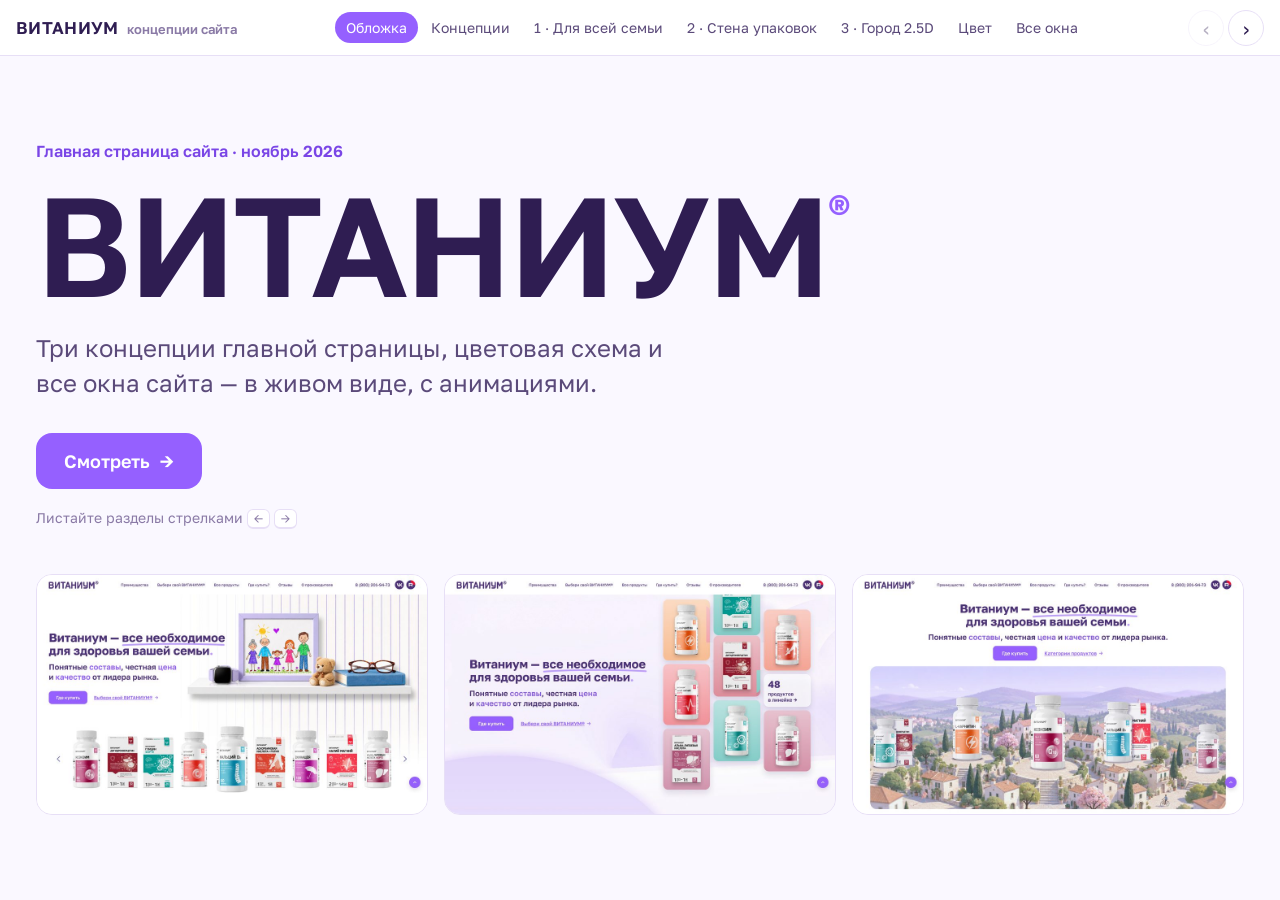
<file: index.html>
<!doctype html>
<html lang="ru">
<head>
<meta charset="utf-8">
<meta name="viewport" content="width=device-width, initial-scale=1">
<meta name="robots" content="noindex, nofollow">
<title>ВИТАНИУМ · концепции сайта</title>
<link rel="icon" href="data:image/svg+xml,%3Csvg xmlns='http://www.w3.org/2000/svg' viewBox='0 0 32 32'%3E%3Crect width='32' height='32' rx='8' fill='%239560ff'/%3E%3Cpath d='M9 9l7 15 7-15' fill='none' stroke='white' stroke-width='3.5' stroke-linecap='round' stroke-linejoin='round'/%3E%3C/svg%3E">
<link rel="stylesheet" href="app.css">
</head>
<body>
<header class="bar">
  <a class="brand" href="#/cover">ВИТАНИУМ<span>концепции сайта</span></a>
  <nav id="nav" aria-label="Разделы"></nav>
  <div class="arrows">
    <button id="prev" aria-label="Предыдущий раздел (←)" title="Предыдущий раздел (←)">‹</button>
    <button id="next" aria-label="Следующий раздел (→)" title="Следующий раздел (→)">›</button>
  </div>
</header>
<main id="main"></main>
<div id="cap" class="cap" hidden aria-live="polite"></div>
<noscript><p style="padding:24px">Для просмотра презентации включите JavaScript.</p></noscript>
<script src="data/pages.js"></script>
<script src="data/content.js"></script>
<script src="player.js"></script>
<script src="app.js"></script>
</body>
</html>
</file>
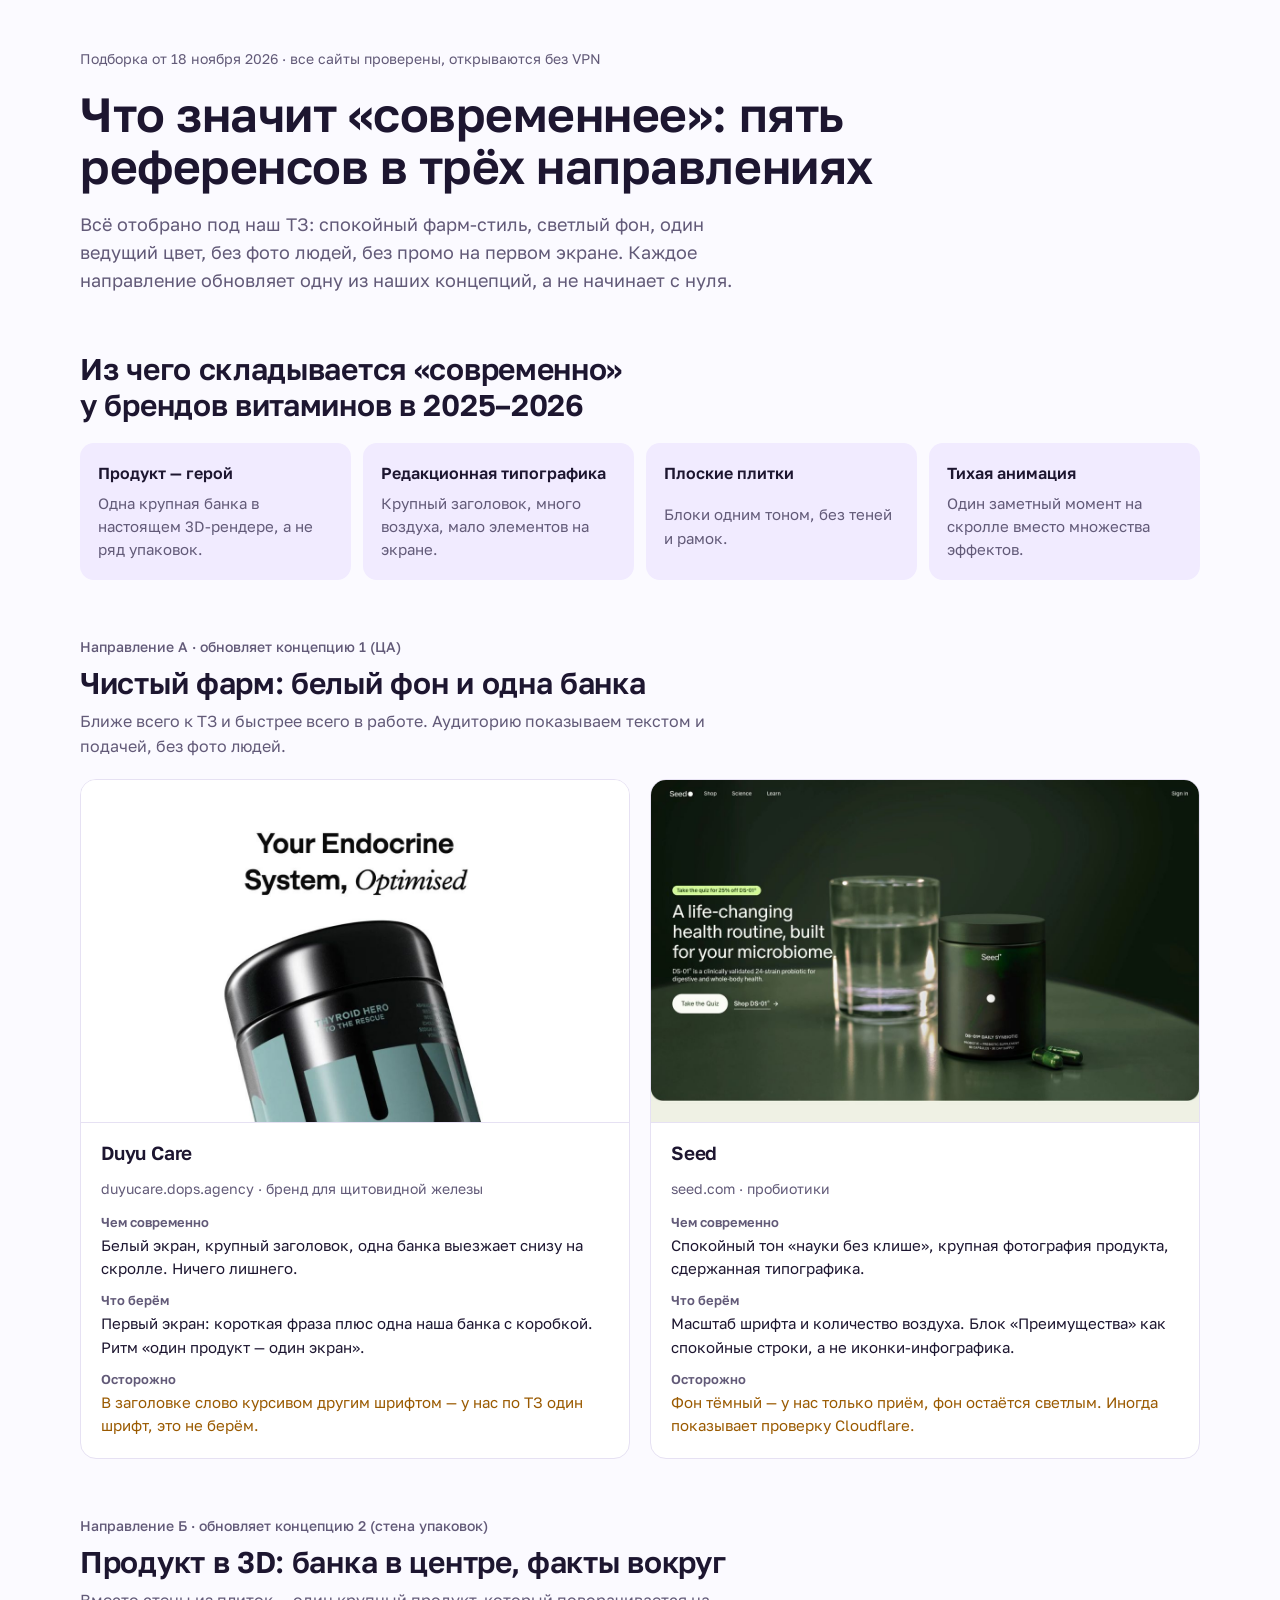
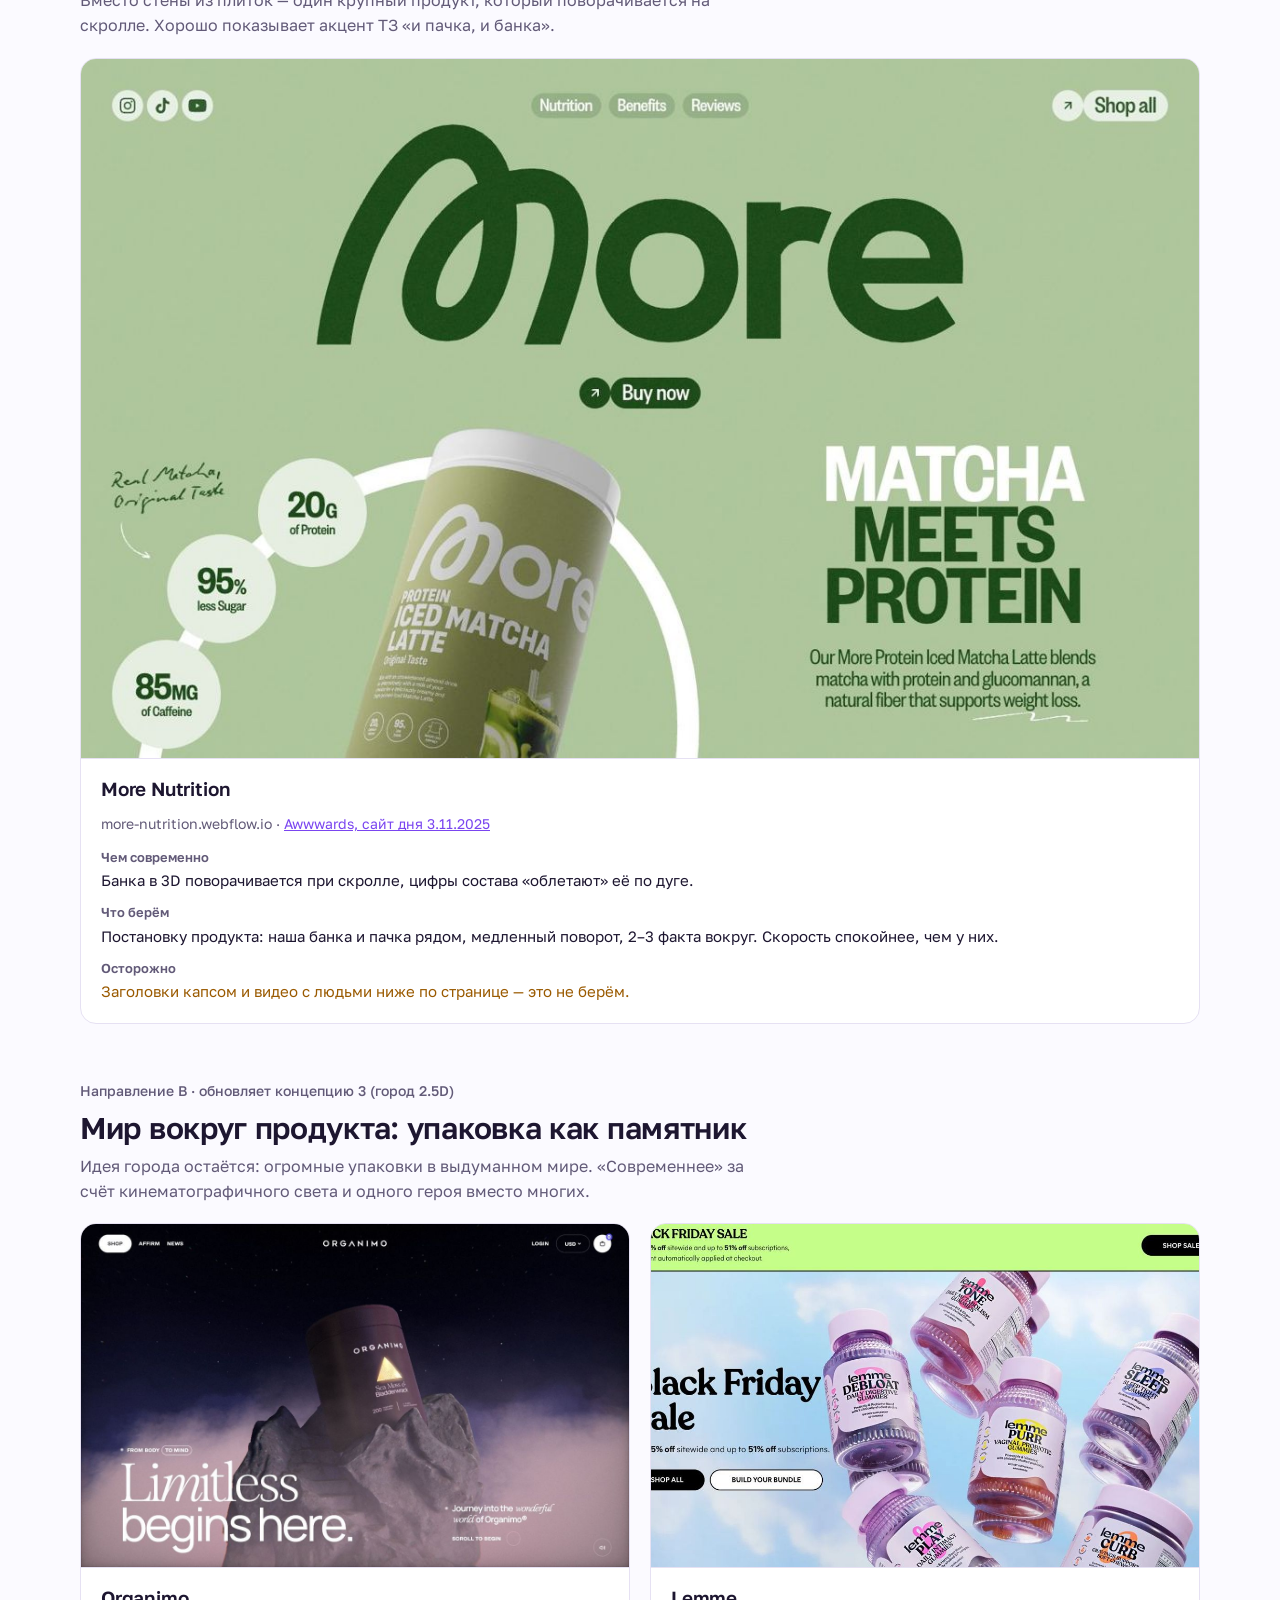
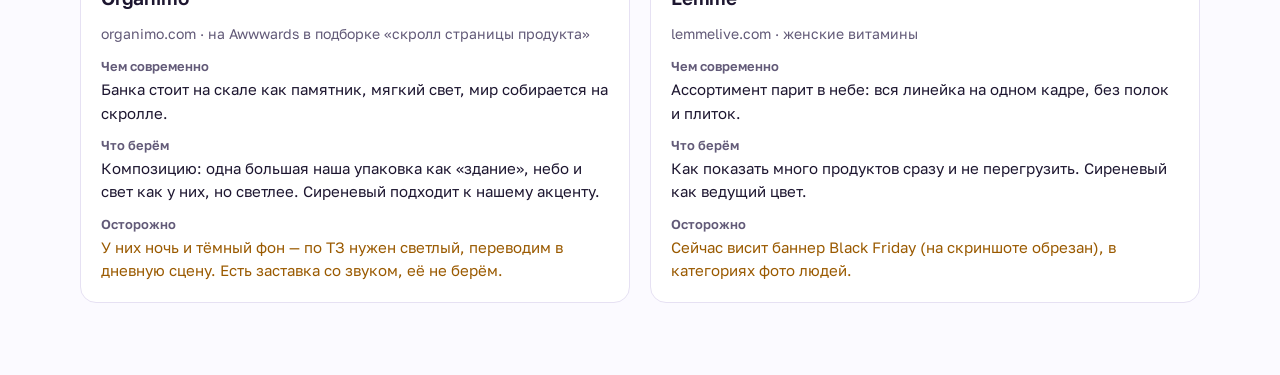
<file: references/index.html>
<!doctype html>
<html lang="ru">
<head>
<meta charset="utf-8">
<meta name="viewport" content="width=device-width, initial-scale=1, viewport-fit=cover">
<meta name="robots" content="noindex">
<style>:root{color-scheme:light}body{margin:0;font:14px system-ui,sans-serif}img{max-width:100%}[hidden]{display:none!important}</style>
<title>Витаниум — референсы</title>
<link rel="preconnect" href="https://fonts.googleapis.com">
<link rel="stylesheet" href="https://fonts.googleapis.com/css2?family=Golos+Text:wght@400;500;600&display=swap">
<style>
/* Layout: narrow reading column; each direction is a band with two reference cards side by side, stacking on phones */
:root {
  --bg: #fbfaff;
  --surface: #ffffff;
  --fg: #1d1630;
  --muted: #625a78;
  --line: #e6e1f3;
  --accent: #7a45f0;
  --accent-soft: #f1ebff;
  --warn: #9a5a00;
  --font: "Golos Text", system-ui, -apple-system, "Segoe UI", Roboto, sans-serif;
}
@media (prefers-color-scheme: dark) { :root:not([data-theme="light"]) {
  --bg: #141020; --surface: #1c1730; --fg: #eeeaf7; --muted: #a79fbd; --line: #2e2747;
  --accent: #b393ff; --accent-soft: #261f40; --warn: #f0b45c; color-scheme: dark } }
:root[data-theme="dark"] {
  --bg: #141020; --surface: #1c1730; --fg: #eeeaf7; --muted: #a79fbd; --line: #2e2747;
  --accent: #b393ff; --accent-soft: #261f40; --warn: #f0b45c; color-scheme: dark }

body { background: var(--bg); color: var(--fg); font-family: var(--font); font-size: 16px; line-height: 1.55; }
.wrap { max-width: 1120px; margin: 0 auto; padding-left: max(16px, env(safe-area-inset-left, 0px)); padding-right: max(16px, env(safe-area-inset-right, 0px)); padding-block: 48px 72px; display: grid; gap: 56px; }
h1, h2, h3 { text-wrap: balance; margin: 0; font-weight: 600; letter-spacing: -0.01em; }
h1 { font-size: clamp(30px, 4.6vw, 48px); line-height: 1.1; }
h2 { font-size: clamp(22px, 2.8vw, 30px); line-height: 1.2; }
h3 { font-size: 19px; line-height: 1.3; }
p { margin: 0; }
a { color: var(--accent); }
a:focus-visible { outline: 2px solid var(--accent); outline-offset: 2px; border-radius: 2px; }
.lede { max-width: 62ch; color: var(--muted); font-size: 18px; }
.intro { display: grid; gap: 18px; }
.date { color: var(--muted); font-size: 14px; }

.traits { display: grid; grid-template-columns: repeat(auto-fit, minmax(220px, 1fr)); gap: 12px; }
.trait { background: var(--accent-soft); border-radius: 14px; padding: 18px; display: grid; gap: 6px; }
.trait b { font-weight: 600; }
.trait span { color: var(--muted); font-size: 15px; }

.dir { display: grid; gap: 20px; }
.dir-head { display: grid; gap: 8px; max-width: 70ch; }
.tag { font-size: 14px; font-weight: 500; color: var(--accent); }
.dir-head p { color: var(--muted); }
.cards { display: grid; grid-template-columns: repeat(auto-fit, minmax(300px, 1fr)); gap: 20px; }
.card { background: var(--surface); border: 1px solid var(--line); border-radius: 16px; overflow: hidden; display: grid; grid-template-rows: auto 1fr; min-width: 0; }
.card img { display: block; width: 100%; aspect-ratio: 16 / 10; object-fit: cover; object-position: top; border-bottom: 1px solid var(--line); }
.card-body { padding: 18px 20px 20px; display: grid; gap: 12px; align-content: start; min-width: 0; }
.card-body h3 a { color: var(--fg); text-decoration: none; }
.card-body h3 a:hover { color: var(--accent); }
.url { font-size: 14px; color: var(--muted); overflow-wrap: anywhere; }
dl { margin: 0; display: grid; gap: 10px; }
dt { font-size: 13px; font-weight: 600; color: var(--muted); }
dd { margin: 2px 0 0; font-size: 15px; }
.careful dd { color: var(--warn); }

.pick { background: var(--surface); border: 1px solid var(--line); border-radius: 18px; padding: 28px; display: grid; gap: 16px; }
.pick ol { margin: 0; padding-left: 22px; display: grid; gap: 10px; max-width: 70ch; }
.pick li::marker { color: var(--accent); font-weight: 600; }
.notes { display: grid; gap: 10px; color: var(--muted); font-size: 15px; max-width: 75ch; }
.notes h2 { color: var(--fg); font-size: 20px; }
.notes ul { margin: 0; padding-left: 20px; display: grid; gap: 6px; }
</style>
</head>
<body>

<div class="wrap">

  <header class="intro">
    <p class="date">Подборка от 18 ноября 2026 · все сайты проверены, открываются без VPN</p>
    <h1>Что значит «современнее»: пять референсов в трёх направлениях</h1>
    <p class="lede">Всё отобрано под наш ТЗ: спокойный фарм-стиль, светлый фон, один ведущий цвет, без фото людей, без промо на первом экране. Каждое направление обновляет одну из наших концепций, а не начинает с нуля.</p>
  </header>

  <section class="dir" aria-labelledby="t-traits">
    <div class="dir-head">
      <h2 id="t-traits">Из чего складывается «современно» у брендов витаминов в 2025–2026</h2>
    </div>
    <div class="traits">
      <div class="trait"><b>Продукт — герой</b><span>Одна крупная банка в настоящем 3D-рендере, а не ряд упаковок.</span></div>
      <div class="trait"><b>Редакционная типографика</b><span>Крупный заголовок, много воздуха, мало элементов на экране.</span></div>
      <div class="trait"><b>Плоские плитки</b><span>Блоки одним тоном, без теней и рамок.</span></div>
      <div class="trait"><b>Тихая анимация</b><span>Один заметный момент на скролле вместо множества эффектов.</span></div>
    </div>
  </section>

  <section class="dir" aria-labelledby="t-a">
    <div class="dir-head">
      <p class="tag">Направление А · обновляет концепцию 1 (ЦА)</p>
      <h2 id="t-a">Чистый фарм: белый фон и одна банка</h2>
      <p>Ближе всего к ТЗ и быстрее всего в работе. Аудиторию показываем текстом и подачей, без фото людей.</p>
    </div>
    <div class="cards">
      <article class="card">
        <img src="img/duyu-jar.jpg" alt="Duyu Care: белый экран, заголовок «Your Endocrine System, Optimised», под ним выезжает чёрная банка" loading="lazy">
        <div class="card-body">
          <h3><a href="https://duyucare.dops.agency/" target="_blank" rel="noopener">Duyu Care</a></h3>
          <p class="url">duyucare.dops.agency · бренд для щитовидной железы</p>
          <dl>
            <div><dt>Чем современно</dt><dd>Белый экран, крупный заголовок, одна банка выезжает снизу на скролле. Ничего лишнего.</dd></div>
            <div><dt>Что берём</dt><dd>Первый экран: короткая фраза плюс одна наша банка с коробкой. Ритм «один продукт — один экран».</dd></div>
            <div class="careful"><dt>Осторожно</dt><dd>В заголовке слово курсивом другим шрифтом — у нас по ТЗ один шрифт, это не берём.</dd></div>
          </dl>
        </div>
      </article>
      <article class="card">
        <img src="img/seed-hero.jpg" alt="Seed: тёмно-зелёный кадр, банка и стакан воды на столе, заголовок слева" loading="lazy">
        <div class="card-body">
          <h3><a href="https://seed.com/" target="_blank" rel="noopener">Seed</a></h3>
          <p class="url">seed.com · пробиотики</p>
          <dl>
            <div><dt>Чем современно</dt><dd>Спокойный тон «науки без клише», крупная фотография продукта, сдержанная типографика.</dd></div>
            <div><dt>Что берём</dt><dd>Масштаб шрифта и количество воздуха. Блок «Преимущества» как спокойные строки, а не иконки-инфографика.</dd></div>
            <div class="careful"><dt>Осторожно</dt><dd>Фон тёмный — у нас только приём, фон остаётся светлым. Иногда показывает проверку Cloudflare.</dd></div>
          </dl>
        </div>
      </article>
    </div>
  </section>

  <section class="dir" aria-labelledby="t-b">
    <div class="dir-head">
      <p class="tag">Направление Б · обновляет концепцию 2 (стена упаковок)</p>
      <h2 id="t-b">Продукт в 3D: банка в центре, факты вокруг</h2>
      <p>Вместо стены из плиток — один крупный продукт, который поворачивается на скролле. Хорошо показывает акцент ТЗ «и пачка, и банка».</p>
    </div>
    <div class="cards">
      <article class="card">
        <img src="img/more-hero.jpg" alt="More Nutrition: зелёный экран, крупная банка в 3D, вокруг кружки с цифрами 20 г, 95 %, 85 мг" loading="lazy">
        <div class="card-body">
          <h3><a href="https://more-nutrition.webflow.io/" target="_blank" rel="noopener">More Nutrition</a></h3>
          <p class="url">more-nutrition.webflow.io · <a href="https://www.awwwards.com/more-nutrition-you-deserve-more.html" target="_blank" rel="noopener">Awwwards, сайт дня 3.11.2025</a></p>
          <dl>
            <div><dt>Чем современно</dt><dd>Банка в 3D поворачивается при скролле, цифры состава «облетают» её по дуге.</dd></div>
            <div><dt>Что берём</dt><dd>Постановку продукта: наша банка и пачка рядом, медленный поворот, 2–3 факта вокруг. Скорость спокойнее, чем у них.</dd></div>
            <div class="careful"><dt>Осторожно</dt><dd>Заголовки капсом и видео с людьми ниже по странице — это не берём.</dd></div>
          </dl>
        </div>
      </article>
    </div>
  </section>

  <section class="dir" aria-labelledby="t-c">
    <div class="dir-head">
      <p class="tag">Направление В · обновляет концепцию 3 (город 2.5D)</p>
      <h2 id="t-c">Мир вокруг продукта: упаковка как памятник</h2>
      <p>Идея города остаётся: огромные упаковки в выдуманном мире. «Современнее» за счёт кинематографичного света и одного героя вместо многих.</p>
    </div>
    <div class="cards">
      <article class="card">
        <img src="img/organimo-hero.jpg" alt="Organimo: банка стоит на скале среди облаков, сиреневое небо, заголовок «Limitless begins here»" loading="lazy">
        <div class="card-body">
          <h3><a href="https://organimo.com/" target="_blank" rel="noopener">Organimo</a></h3>
          <p class="url">organimo.com · на Awwwards в подборке «скролл страницы продукта»</p>
          <dl>
            <div><dt>Чем современно</dt><dd>Банка стоит на скале как памятник, мягкий свет, мир собирается на скролле.</dd></div>
            <div><dt>Что берём</dt><dd>Композицию: одна большая наша упаковка как «здание», небо и свет как у них, но светлее. Сиреневый подходит к нашему акценту.</dd></div>
            <div class="careful"><dt>Осторожно</dt><dd>У них ночь и тёмный фон — по ТЗ нужен светлый, переводим в дневную сцену. Есть заставка со звуком, её не берём.</dd></div>
          </dl>
        </div>
      </article>
      <article class="card">
        <img src="img/lemme-hero.jpg" alt="Lemme: банки витаминов с сиреневыми крышками парят в небе" loading="lazy">
        <div class="card-body">
          <h3><a href="https://lemmelive.com/" target="_blank" rel="noopener">Lemme</a></h3>
          <p class="url">lemmelive.com · женские витамины</p>
          <dl>
            <div><dt>Чем современно</dt><dd>Ассортимент парит в небе: вся линейка на одном кадре, без полок и плиток.</dd></div>
            <div><dt>Что берём</dt><dd>Как показать много продуктов сразу и не перегрузить. Сиреневый как ведущий цвет.</dd></div>
            <div class="careful"><dt>Осторожно</dt><dd>Сейчас висит баннер Black Friday (на скриншоте обрезан), в категориях фото людей.</dd></div>
          </dl>
        </div>
      </article>
    </div>
  </section>

</div>
</body>
</html>
</file>
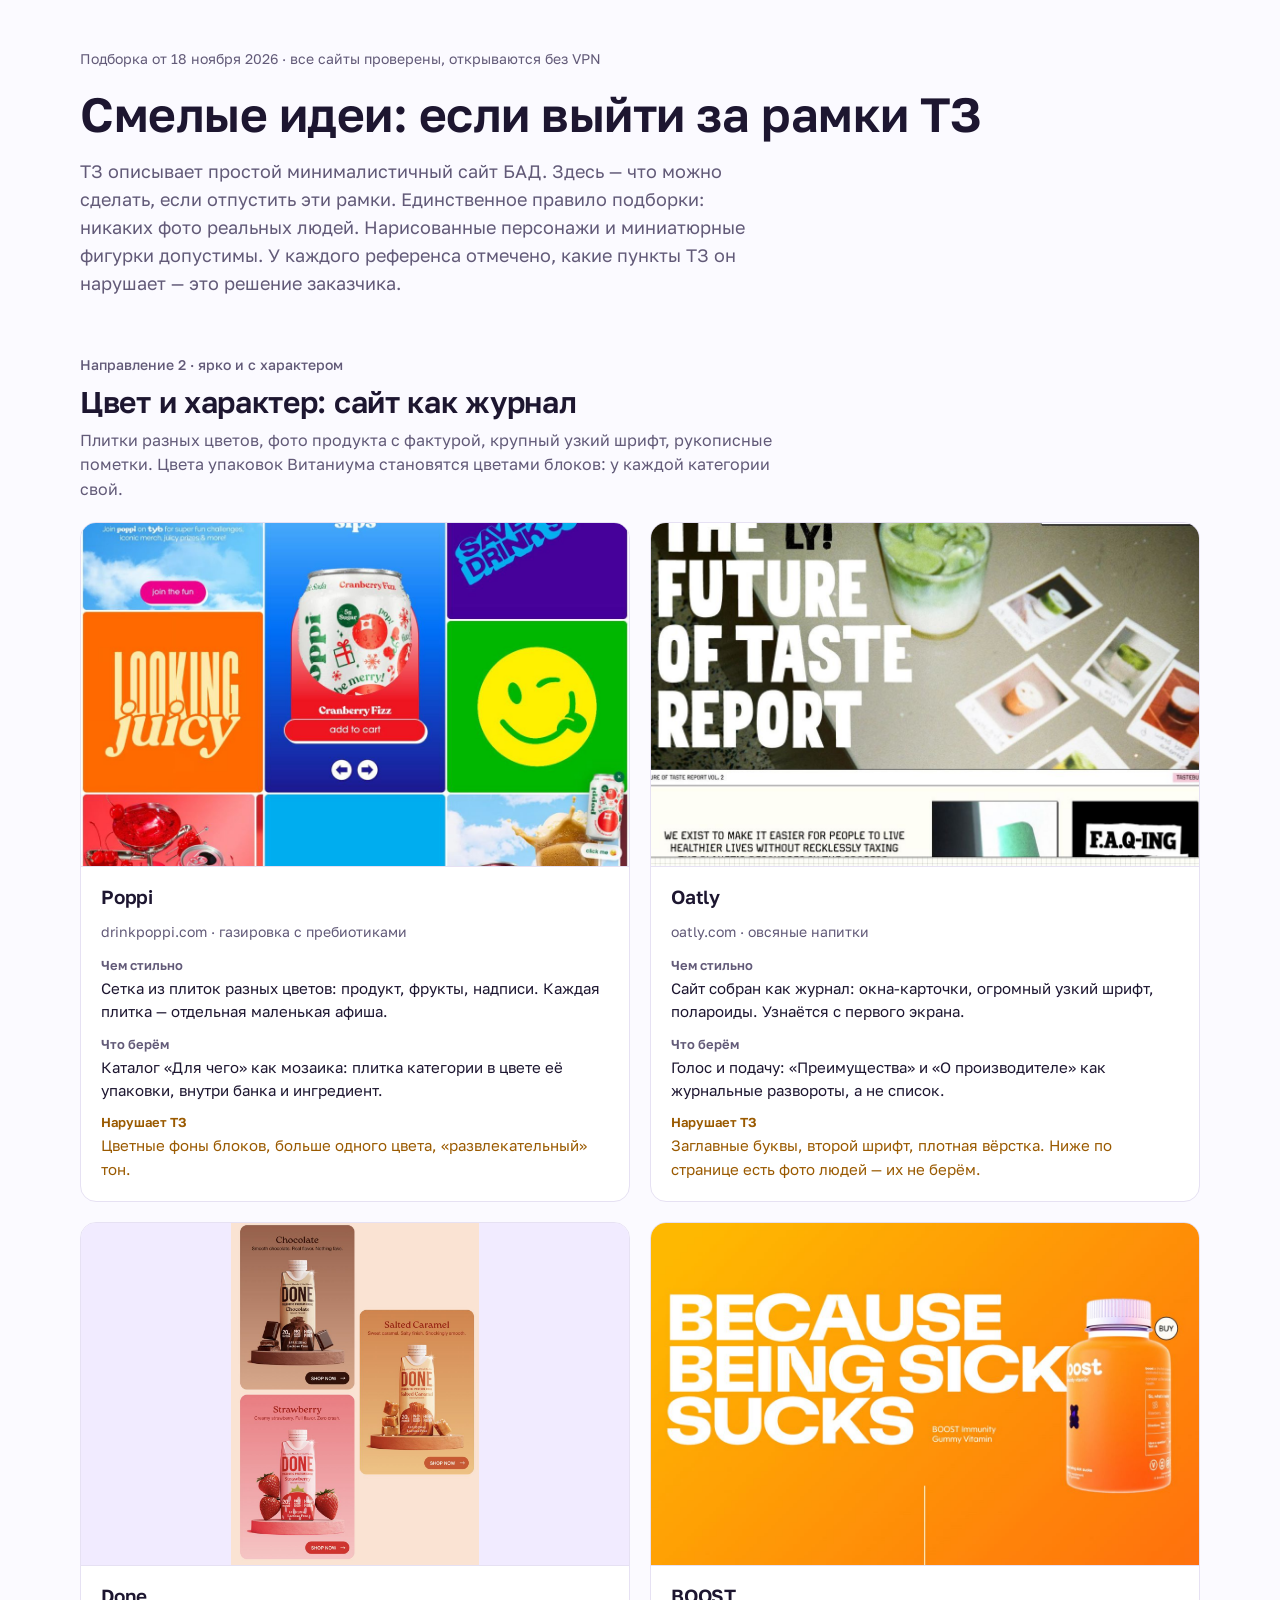
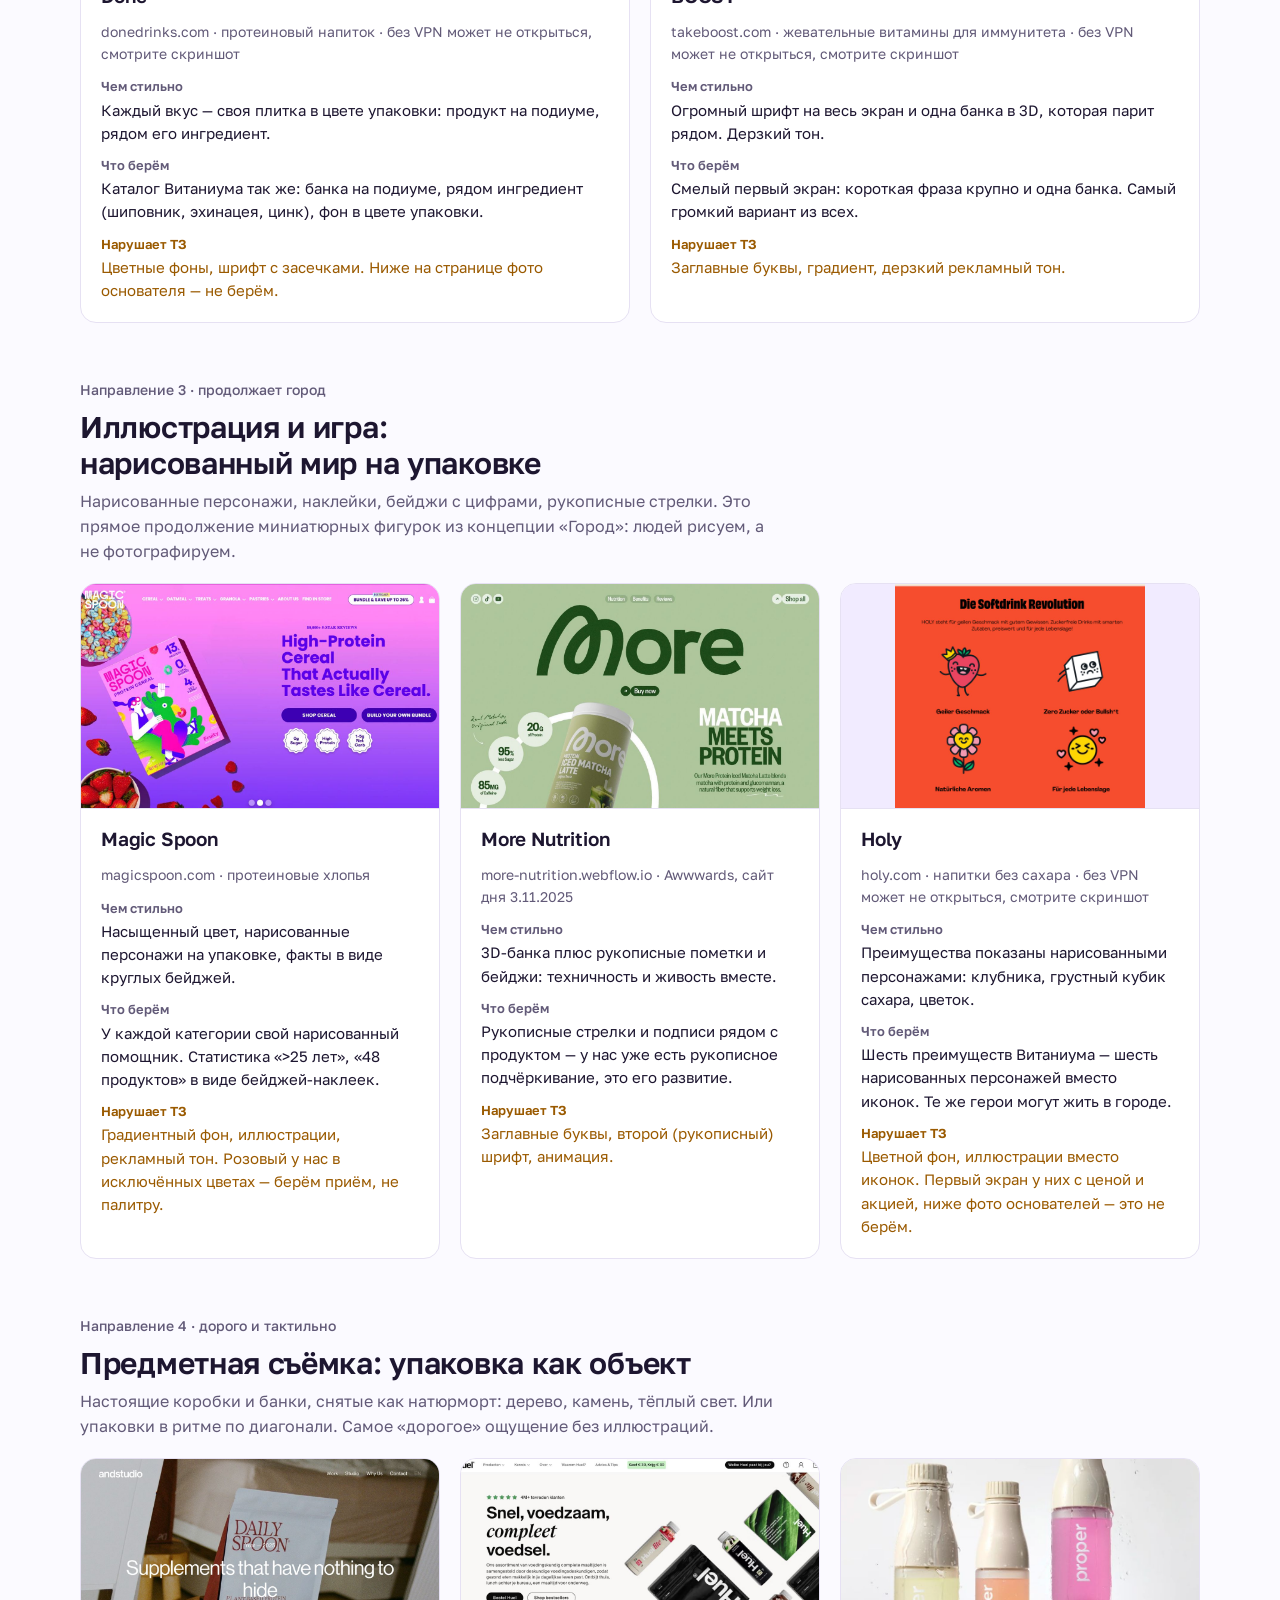
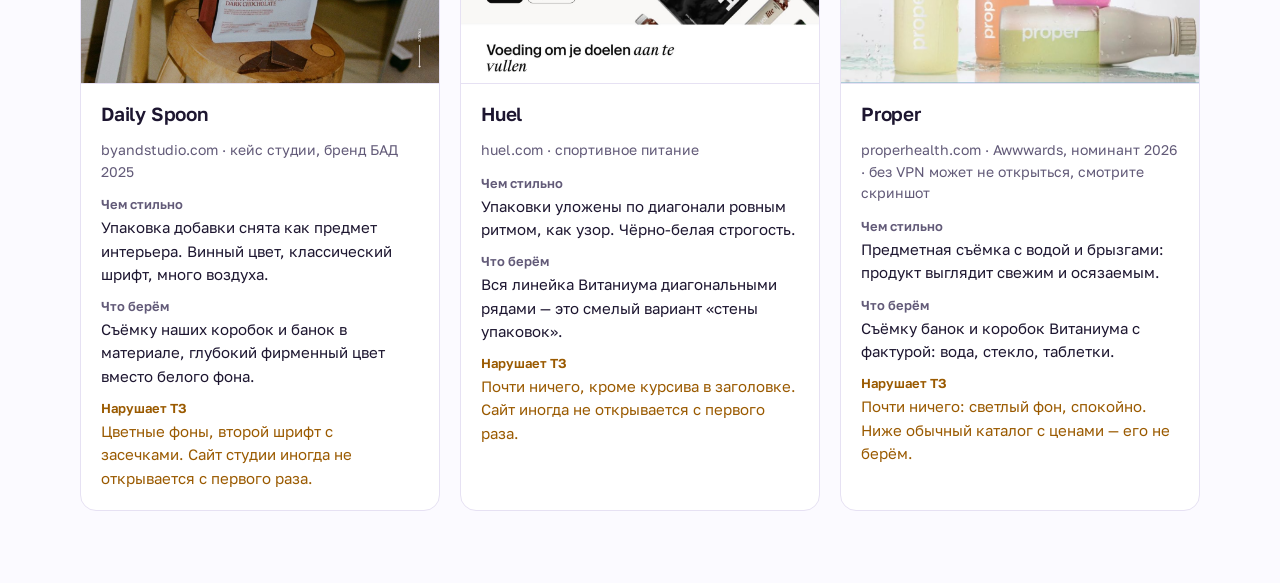
<file: references/bold/index.html>
<!doctype html>
<html lang="ru">
<head>
<meta charset="utf-8">
<meta name="viewport" content="width=device-width, initial-scale=1, viewport-fit=cover">
<meta name="robots" content="noindex">
<style>:root{color-scheme:light}body{margin:0;font:14px system-ui,sans-serif}img{max-width:100%}[hidden]{display:none!important}</style>
<title>Витаниум — смелые идеи</title>
<link rel="preconnect" href="https://fonts.googleapis.com">
<link rel="stylesheet" href="https://fonts.googleapis.com/css2?family=Golos+Text:wght@400;500;600&display=swap">
<style>
/* Layout: narrow reading column; each direction is a band with two reference cards side by side, stacking on phones */
:root {
  --bg: #fbfaff;
  --surface: #ffffff;
  --fg: #1d1630;
  --muted: #625a78;
  --line: #e6e1f3;
  --accent: #7a45f0;
  --accent-soft: #f1ebff;
  --warn: #9a5a00;
  --font: "Golos Text", system-ui, -apple-system, "Segoe UI", Roboto, sans-serif;
}
@media (prefers-color-scheme: dark) { :root:not([data-theme="light"]) {
  --bg: #141020; --surface: #1c1730; --fg: #eeeaf7; --muted: #a79fbd; --line: #2e2747;
  --accent: #b393ff; --accent-soft: #261f40; --warn: #f0b45c; color-scheme: dark } }
:root[data-theme="dark"] {
  --bg: #141020; --surface: #1c1730; --fg: #eeeaf7; --muted: #a79fbd; --line: #2e2747;
  --accent: #b393ff; --accent-soft: #261f40; --warn: #f0b45c; color-scheme: dark }

body { background: var(--bg); color: var(--fg); font-family: var(--font); font-size: 16px; line-height: 1.55; }
.wrap { max-width: 1120px; margin: 0 auto; padding-left: max(16px, env(safe-area-inset-left, 0px)); padding-right: max(16px, env(safe-area-inset-right, 0px)); padding-block: 48px 72px; display: grid; gap: 56px; }
h1, h2, h3 { text-wrap: balance; margin: 0; font-weight: 600; letter-spacing: -0.01em; }
h1 { font-size: clamp(30px, 4.6vw, 48px); line-height: 1.1; }
h2 { font-size: clamp(22px, 2.8vw, 30px); line-height: 1.2; }
h3 { font-size: 19px; line-height: 1.3; }
p { margin: 0; }
a { color: var(--accent); }
a:focus-visible { outline: 2px solid var(--accent); outline-offset: 2px; border-radius: 2px; }
.lede { max-width: 62ch; color: var(--muted); font-size: 18px; }
.intro { display: grid; gap: 18px; }
.date { color: var(--muted); font-size: 14px; }

.traits { display: grid; grid-template-columns: repeat(auto-fit, minmax(220px, 1fr)); gap: 12px; }
.trait { background: var(--accent-soft); border-radius: 14px; padding: 18px; display: grid; gap: 6px; }
.trait b { font-weight: 600; }
.trait span { color: var(--muted); font-size: 15px; }

.dir { display: grid; gap: 20px; }
.dir-head { display: grid; gap: 8px; max-width: 70ch; }
.tag { font-size: 14px; font-weight: 500; color: var(--accent); }
.dir-head p { color: var(--muted); }
.cards { display: grid; grid-template-columns: repeat(auto-fit, minmax(300px, 1fr)); gap: 20px; }
.card { background: var(--surface); border: 1px solid var(--line); border-radius: 16px; overflow: hidden; display: grid; grid-template-rows: auto 1fr; min-width: 0; }
.card img { display: block; width: 100%; aspect-ratio: 16 / 10; object-fit: cover; object-position: top; border-bottom: 1px solid var(--line); }
.card-body { padding: 18px 20px 20px; display: grid; gap: 12px; align-content: start; min-width: 0; }
.card-body h3 a { color: var(--fg); text-decoration: none; }
.card-body h3 a:hover { color: var(--accent); }
.url { font-size: 14px; color: var(--muted); overflow-wrap: anywhere; }
dl { margin: 0; display: grid; gap: 10px; }
dt { font-size: 13px; font-weight: 600; color: var(--muted); }
dd { margin: 2px 0 0; font-size: 15px; }
.careful dd { color: var(--warn); }

.pick { background: var(--surface); border: 1px solid var(--line); border-radius: 18px; padding: 28px; display: grid; gap: 16px; }
.pick ol { margin: 0; padding-left: 22px; display: grid; gap: 10px; max-width: 70ch; }
.pick li::marker { color: var(--accent); font-weight: 600; }
.notes { display: grid; gap: 10px; color: var(--muted); font-size: 15px; max-width: 75ch; }
.notes h2 { color: var(--fg); font-size: 20px; }
.notes ul { margin: 0; padding-left: 20px; display: grid; gap: 6px; }
.careful dt { color: var(--warn); }
.card img.fit { object-fit: contain; background: var(--accent-soft); }
.cards.two { grid-template-columns: repeat(2, minmax(0, 1fr)); }
@media (max-width: 700px) { .cards.two { grid-template-columns: 1fr; } }
</style>
</head>
<body>

<div class="wrap">

  <header class="intro">
    <p class="date">Подборка от 18 ноября 2026 · все сайты проверены, открываются без VPN</p>
    <h1>Смелые идеи: если выйти за рамки ТЗ</h1>
    <p class="lede">ТЗ описывает простой минималистичный сайт БАД. Здесь — что можно сделать, если отпустить эти рамки. Единственное правило подборки: никаких фото реальных людей. Нарисованные персонажи и миниатюрные фигурки допустимы. У каждого референса отмечено, какие пункты ТЗ он нарушает — это решение заказчика.</p>
  </header>

  <section class="dir" aria-labelledby="t-2">
    <div class="dir-head">
      <p class="tag">Направление 2 · ярко и с характером</p>
      <h2 id="t-2">Цвет и характер: сайт как журнал</h2>
      <p>Плитки разных цветов, фото продукта с фактурой, крупный узкий шрифт, рукописные пометки. Цвета упаковок Витаниума становятся цветами блоков: у каждой категории свой.</p>
    </div>
    <div class="cards two">
      <article class="card">
        <img src="img/poppi.jpg" alt="Poppi: сетка из ярких цветных плиток — банка, фрукты, смайлик, надпись «Looking juicy»" loading="lazy">
        <div class="card-body">
          <h3><a href="https://drinkpoppi.com/" target="_blank" rel="noopener">Poppi</a></h3>
          <p class="url">drinkpoppi.com · газировка с пребиотиками</p>
          <dl>
            <div><dt>Чем стильно</dt><dd>Сетка из плиток разных цветов: продукт, фрукты, надписи. Каждая плитка — отдельная маленькая афиша.</dd></div>
            <div><dt>Что берём</dt><dd>Каталог «Для чего» как мозаика: плитка категории в цвете её упаковки, внутри банка и ингредиент.</dd></div>
            <div class="careful"><dt>Нарушает ТЗ</dt><dd>Цветные фоны блоков, больше одного цвета, «развлекательный» тон.</dd></div>
          </dl>
        </div>
      </article>
      <article class="card">
        <img src="img/oatly.jpg" alt="Oatly: огромный узкий заголовок «The Future of Taste Report» поверх фото стакана и полароидов" loading="lazy">
        <div class="card-body">
          <h3><a href="https://www.oatly.com/" target="_blank" rel="noopener">Oatly</a></h3>
          <p class="url">oatly.com · овсяные напитки</p>
          <dl>
            <div><dt>Чем стильно</dt><dd>Сайт собран как журнал: окна-карточки, огромный узкий шрифт, полароиды. Узнаётся с первого экрана.</dd></div>
            <div><dt>Что берём</dt><dd>Голос и подачу: «Преимущества» и «О производителе» как журнальные развороты, а не список.</dd></div>
            <div class="careful"><dt>Нарушает ТЗ</dt><dd>Заглавные буквы, второй шрифт, плотная вёрстка. Ниже по странице есть фото людей — их не берём.</dd></div>
          </dl>
        </div>
      </article>
      <article class="card">
        <img class="fit" src="img/done.jpg" alt="Done: карточки вкусов — пачка напитка на подиуме с шоколадом, карамелью или клубникой, каждая плитка в цвете своего вкуса" loading="lazy">
        <div class="card-body">
          <h3><a href="https://donedrinks.com/" target="_blank" rel="noopener">Done</a></h3>
          <p class="url">donedrinks.com · протеиновый напиток · без VPN может не открыться, смотрите скриншот</p>
          <dl>
            <div><dt>Чем стильно</dt><dd>Каждый вкус — своя плитка в цвете упаковки: продукт на подиуме, рядом его ингредиент.</dd></div>
            <div><dt>Что берём</dt><dd>Каталог Витаниума так же: банка на подиуме, рядом ингредиент (шиповник, эхинацея, цинк), фон в цвете упаковки.</dd></div>
            <div class="careful"><dt>Нарушает ТЗ</dt><dd>Цветные фоны, шрифт с засечками. Ниже на странице фото основателя — не берём.</dd></div>
          </dl>
        </div>
      </article>
      <article class="card">
        <img src="img/boost.jpg" alt="BOOST: оранжевый фон, огромный белый заголовок «Because being sick sucks», справа парит оранжевая банка" loading="lazy">
        <div class="card-body">
          <h3><a href="https://takeboost.com/" target="_blank" rel="noopener">BOOST</a></h3>
          <p class="url">takeboost.com · жевательные витамины для иммунитета · без VPN может не открыться, смотрите скриншот</p>
          <dl>
            <div><dt>Чем стильно</dt><dd>Огромный шрифт на весь экран и одна банка в 3D, которая парит рядом. Дерзкий тон.</dd></div>
            <div><dt>Что берём</dt><dd>Смелый первый экран: короткая фраза крупно и одна банка. Самый громкий вариант из всех.</dd></div>
            <div class="careful"><dt>Нарушает ТЗ</dt><dd>Заглавные буквы, градиент, дерзкий рекламный тон.</dd></div>
          </dl>
        </div>
      </article>
    </div>
  </section>

  <section class="dir" aria-labelledby="t-3">
    <div class="dir-head">
      <p class="tag">Направление 3 · продолжает город</p>
      <h2 id="t-3">Иллюстрация и игра: нарисованный мир на упаковке</h2>
      <p>Нарисованные персонажи, наклейки, бейджи с цифрами, рукописные стрелки. Это прямое продолжение миниатюрных фигурок из концепции «Город»: людей рисуем, а не фотографируем.</p>
    </div>
    <div class="cards">
      <article class="card">
        <img src="img/magicspoon.jpg" alt="Magic Spoon: розово-фиолетовый фон, коробка с нарисованным персонажем, вокруг клубника, бейджи «0 g sugar»" loading="lazy">
        <div class="card-body">
          <h3><a href="https://magicspoon.com/" target="_blank" rel="noopener">Magic Spoon</a></h3>
          <p class="url">magicspoon.com · протеиновые хлопья</p>
          <dl>
            <div><dt>Чем стильно</dt><dd>Насыщенный цвет, нарисованные персонажи на упаковке, факты в виде круглых бейджей.</dd></div>
            <div><dt>Что берём</dt><dd>У каждой категории свой нарисованный помощник. Статистика «>25 лет», «48 продуктов» в виде бейджей-наклеек.</dd></div>
            <div class="careful"><dt>Нарушает ТЗ</dt><dd>Градиентный фон, иллюстрации, рекламный тон. Розовый у нас в исключённых цветах — берём приём, не палитру.</dd></div>
          </dl>
        </div>
      </article>
      <article class="card">
        <img src="img/more.jpg" alt="More Nutrition: зелёный экран, банка в 3D, вокруг кружки с цифрами и рукописная подпись" loading="lazy">
        <div class="card-body">
          <h3><a href="https://more-nutrition.webflow.io/" target="_blank" rel="noopener">More Nutrition</a></h3>
          <p class="url">more-nutrition.webflow.io · Awwwards, сайт дня 3.11.2025</p>
          <dl>
            <div><dt>Чем стильно</dt><dd>3D-банка плюс рукописные пометки и бейджи: техничность и живость вместе.</dd></div>
            <div><dt>Что берём</dt><dd>Рукописные стрелки и подписи рядом с продуктом — у нас уже есть рукописное подчёркивание, это его развитие.</dd></div>
            <div class="careful"><dt>Нарушает ТЗ</dt><dd>Заглавные буквы, второй (рукописный) шрифт, анимация.</dd></div>
          </dl>
        </div>
      </article>
      <article class="card">
        <img class="fit" src="img/holy.jpg" alt="Holy: красный блок с нарисованными персонажами — клубника в короне, кубик сахара, цветок, солнце" loading="lazy">
        <div class="card-body">
          <h3><a href="https://holy.com/" target="_blank" rel="noopener">Holy</a></h3>
          <p class="url">holy.com · напитки без сахара · без VPN может не открыться, смотрите скриншот</p>
          <dl>
            <div><dt>Чем стильно</dt><dd>Преимущества показаны нарисованными персонажами: клубника, грустный кубик сахара, цветок.</dd></div>
            <div><dt>Что берём</dt><dd>Шесть преимуществ Витаниума — шесть нарисованных персонажей вместо иконок. Те же герои могут жить в городе.</dd></div>
            <div class="careful"><dt>Нарушает ТЗ</dt><dd>Цветной фон, иллюстрации вместо иконок. Первый экран у них с ценой и акцией, ниже фото основателей — это не берём.</dd></div>
          </dl>
        </div>
      </article>
    </div>
  </section>

  <section class="dir" aria-labelledby="t-4">
    <div class="dir-head">
      <p class="tag">Направление 4 · дорого и тактильно</p>
      <h2 id="t-4">Предметная съёмка: упаковка как объект</h2>
      <p>Настоящие коробки и банки, снятые как натюрморт: дерево, камень, тёплый свет. Или упаковки в ритме по диагонали. Самое «дорогое» ощущение без иллюстраций.</p>
    </div>
    <div class="cards">
      <article class="card">
        <img src="img/dailyspoon.jpg" alt="Daily Spoon: пакет добавки на деревянном табурете, тёплый свет, заголовок «Supplements that have nothing to hide»" loading="lazy">
        <div class="card-body">
          <h3><a href="https://byandstudio.com/work/daily-spoon/" target="_blank" rel="noopener">Daily Spoon</a></h3>
          <p class="url">byandstudio.com · кейс студии, бренд БАД 2025</p>
          <dl>
            <div><dt>Чем стильно</dt><dd>Упаковка добавки снята как предмет интерьера. Винный цвет, классический шрифт, много воздуха.</dd></div>
            <div><dt>Что берём</dt><dd>Съёмку наших коробок и банок в материале, глубокий фирменный цвет вместо белого фона.</dd></div>
            <div class="careful"><dt>Нарушает ТЗ</dt><dd>Цветные фоны, второй шрифт с засечками. Сайт студии иногда не открывается с первого раза.</dd></div>
          </dl>
        </div>
      </article>
      <article class="card">
        <img src="img/huel.jpg" alt="Huel: белый экран, упаковки и бутылки лежат ровными диагональными рядами справа от заголовка" loading="lazy">
        <div class="card-body">
          <h3><a href="https://huel.com/" target="_blank" rel="noopener">Huel</a></h3>
          <p class="url">huel.com · спортивное питание</p>
          <dl>
            <div><dt>Чем стильно</dt><dd>Упаковки уложены по диагонали ровным ритмом, как узор. Чёрно-белая строгость.</dd></div>
            <div><dt>Что берём</dt><dd>Вся линейка Витаниума диагональными рядами — это смелый вариант «стены упаковок».</dd></div>
            <div class="careful"><dt>Нарушает ТЗ</dt><dd>Почти ничего, кроме курсива в заголовке. Сайт иногда не открывается с первого раза.</dd></div>
          </dl>
        </div>
      </article>
      <article class="card">
        <img src="img/proper.jpg" alt="Proper: матовые бутылки с цветными напитками в брызгах воды на светлом фоне" loading="lazy">
        <div class="card-body">
          <h3><a href="https://properhealth.com/" target="_blank" rel="noopener">Proper</a></h3>
          <p class="url">properhealth.com · Awwwards, номинант 2026 · без VPN может не открыться, смотрите скриншот</p>
          <dl>
            <div><dt>Чем стильно</dt><dd>Предметная съёмка с водой и брызгами: продукт выглядит свежим и осязаемым.</dd></div>
            <div><dt>Что берём</dt><dd>Съёмку банок и коробок Витаниума с фактурой: вода, стекло, таблетки.</dd></div>
            <div class="careful"><dt>Нарушает ТЗ</dt><dd>Почти ничего: светлый фон, спокойно. Ниже обычный каталог с ценами — его не берём.</dd></div>
          </dl>
        </div>
      </article>
    </div>
  </section>

</div>
</body>
</html>
</file>
<file: app.css>
@font-face{font-family:Golos;src:url('assets/fonts/golos-0.ttf');font-weight:400;font-display:swap}
@font-face{font-family:Golos;src:url('assets/fonts/golos-1.ttf');font-weight:500 800;font-display:swap}
:root{--ink:#2f1d52;--ink2:#5b4a7a;--muted:#8a7aa6;--accent:#9560ff;--accent-ink:#7a46e6;--soft:#f3eeff;--line:#e7dff6;--bg:#faf8ff;--dim:rgba(36,23,61,.5);--out:cubic-bezier(.22,1,.36,1)}
*{box-sizing:border-box}
html,body{margin:0;background:var(--bg);color:var(--ink);font-family:Golos,system-ui,-apple-system,Segoe UI,Arial,sans-serif;-webkit-font-smoothing:antialiased}
body.ov-open{overflow:hidden}
a{color:inherit}
button{font:inherit;color:inherit}
:focus-visible{outline:2px solid var(--accent);outline-offset:2px}
kbd{font:inherit;font-size:.85em;padding:1px 6px;border:1px solid var(--line);border-bottom-width:2px;border-radius:6px;background:#fff}

/* top bar */
.bar{position:sticky;top:0;z-index:60;display:flex;align-items:center;gap:12px;height:56px;padding:0 16px;background:rgba(255,255,255,.92);backdrop-filter:blur(10px);border-bottom:1px solid var(--line)}
.brand{flex:none;display:flex;align-items:baseline;gap:8px;font-weight:800;letter-spacing:.02em;text-decoration:none;font-size:17px}
.brand span{font-weight:500;letter-spacing:0;color:var(--muted);font-size:13px}
#nav{flex:1;min-width:0;display:flex;gap:2px;overflow-x:auto;scrollbar-width:none;justify-content:center}
#nav::-webkit-scrollbar{display:none}
#nav a{flex:none;padding:7px 11px;border-radius:999px;font-size:14px;text-decoration:none;color:var(--ink2);white-space:nowrap}
#nav a:hover{background:var(--soft)}
#nav a[aria-current="page"]{background:var(--accent);color:#fff}
.arrows{flex:none;display:flex;gap:4px}
.arrows button{width:36px;height:36px;border-radius:50%;border:1px solid var(--line);background:#fff;font-size:20px;line-height:1;cursor:pointer}
.arrows button:disabled{opacity:.35;cursor:default}
@media (max-width:760px){.brand span{display:none}#nav{justify-content:flex-start}.arrows{display:none}}

/* shared */
.wrap{max-width:1240px;margin:0 auto;padding:48px 16px 72px}
.h{font-size:clamp(28px,4vw,48px);line-height:1.1;margin:0 0 12px;letter-spacing:-.01em}
.sub{font-size:clamp(16px,1.6vw,20px);line-height:1.5;color:var(--ink2);max-width:760px;margin:0 0 32px}
.sub.small{font-size:15px;margin:24px 0 0;color:var(--muted)}
.num{margin:0 0 6px;font-size:13px;font-weight:600;letter-spacing:.06em;text-transform:uppercase;color:var(--accent-ink)}
.muted{color:var(--muted)}
.btn{display:inline-flex;align-items:center;gap:10px;height:56px;padding:0 28px;border-radius:16px;background:var(--accent);color:#fff;text-decoration:none;font-weight:600;font-size:18px;transition:background .2s}
.btn:hover{background:var(--accent-ink)}
.btn.small{height:44px;padding:0 18px;font-size:15px;border-radius:12px}

/* cover */
.cover{min-height:calc(100vh - 56px);display:flex;flex-direction:column;justify-content:center;gap:48px;padding:48px 16px;max-width:1240px;margin:0 auto}
.cover .eyebrow{margin:0 0 16px;color:var(--accent-ink);font-weight:600}
.cover h1{margin:0;font-size:clamp(56px,11vw,150px);line-height:.95;letter-spacing:-.02em;font-weight:800}
.cover h1 sup{font-size:.25em;vertical-align:top;position:relative;top:.4em;color:var(--accent)}
.cover .lead{font-size:clamp(18px,2vw,24px);line-height:1.45;color:var(--ink2);max-width:640px;margin:20px 0 32px}
.cover .keys{color:var(--muted);font-size:14px;margin:20px 0 0}
.cover-thumbs{display:grid;grid-template-columns:repeat(3,1fr);gap:16px}
.cover-thumbs a{display:block;border-radius:16px;overflow:hidden;border:1px solid var(--line);background:#fff;transition:transform .3s var(--out)}
.cover-thumbs a:hover{transform:translateY(-4px)}
.cover-thumbs img{display:block;width:100%;height:auto}
@media (max-width:760px){.cover-thumbs{grid-template-columns:1fr}}

/* overview */
.cards{display:grid;grid-template-columns:repeat(3,1fr);gap:20px}
.card{display:flex;flex-direction:column;background:#fff;border:1px solid var(--line);border-radius:20px;overflow:hidden}
.card-img img{display:block;width:100%;height:auto}
.card-body{padding:20px 20px 24px;display:flex;flex-direction:column;gap:10px;flex:1}
.card-body h3{margin:0;font-size:24px}
.card-body p{margin:0;line-height:1.5;color:var(--ink2)}
.card-body .num{color:var(--accent-ink)}
.card-body .btn{margin-top:auto;align-self:flex-start}
@media (max-width:900px){.cards{grid-template-columns:1fr}}

/* color */
.compare{display:grid;grid-template-columns:1fr 1fr;gap:16px;margin:0}
.compare figure{margin:0}
.compare img{display:block;width:100%;height:auto;border-radius:14px;border:1px solid var(--line)}
.compare figcaption{margin-top:8px;font-size:14px;color:var(--muted)}
@media (max-width:640px){.compare{grid-template-columns:1fr}}

/* concept header */
.chead{max-width:1600px;margin:0 auto;padding:28px 16px 16px;display:grid;grid-template-columns:minmax(0,1fr) auto;gap:12px 32px;align-items:end}
.chead h2{margin:0 0 8px;font-size:clamp(26px,3vw,40px)}
.chead-text p{margin:0 0 6px;line-height:1.5;color:var(--ink2);max-width:820px}
.chead-text p.muted{color:var(--muted);font-size:15px}
.chead-ctl{display:flex;flex-wrap:wrap;gap:8px;justify-content:flex-end}
.hint{grid-column:1/-1;margin:0;font-size:14px;color:var(--muted)}
.seg{display:inline-flex;border:1px solid var(--line);border-radius:12px;overflow:hidden;background:#fff}
.seg button{border:0;background:none;padding:9px 14px;cursor:pointer;font-size:14px}
.seg button+button{border-left:1px solid var(--line)}
.seg button[aria-pressed="true"]{background:var(--accent);color:#fff}
.ghost{border:1px solid var(--line);background:#fff;border-radius:12px;padding:9px 14px;cursor:pointer;font-size:14px}
.ghost[aria-pressed="true"]{border-color:var(--accent);color:var(--accent-ink);background:var(--soft)}
@media (max-width:900px){.chead{grid-template-columns:1fr}.chead-ctl{justify-content:flex-start}}
.cfoot{max-width:1600px;margin:0 auto;padding:24px 16px 56px;display:flex;justify-content:space-between;gap:16px;flex-wrap:wrap}
.cfoot a{padding:12px 18px;border-radius:12px;background:#fff;border:1px solid var(--line);text-decoration:none;font-weight:600}
.cfoot a:hover{border-color:var(--accent)}

/* stage + page */
.stage{display:flex;justify-content:center;padding:8px 16px 0;max-width:1952px;margin:0 auto}
.stage.desktop .scaler{transform-origin:top left;flex:none}
.page{position:relative;background:#fff;box-shadow:0 2px 30px rgba(47,29,82,.10);overflow:hidden}
.page>img.base{display:block;width:100%;height:auto;user-select:none}
.unit{position:absolute;pointer-events:none;will-change:transform,opacity}
.unit>img{display:block;width:100%;height:100%}
.clip{position:absolute;overflow:hidden;pointer-events:none}
.sentinel{position:absolute;pointer-events:none;visibility:hidden}
.hot{position:absolute;z-index:5;padding:0;margin:0;border:0;background:transparent;cursor:pointer;border-radius:10px}
.hot:hover,.hot:focus-visible{outline:2px dashed rgba(149,96,255,.75);outline-offset:2px;background:rgba(149,96,255,.06)}
body.zones .hot{outline:2px dashed rgba(149,96,255,.85);background:rgba(149,96,255,.10)}

/* phone */
.phonefit{flex:none;transform-origin:top left}
.phone{position:relative;width:406px;height:860px;padding:8px;border-radius:46px;background:#1d1726;box-shadow:0 0 0 1px #3a3147 inset,0 18px 50px rgba(29,23,38,.22)}
.phone::before{content:"";position:absolute;top:19px;left:50%;width:104px;height:28px;margin-left:-52px;border-radius:14px;background:#1d1726;z-index:30;pointer-events:none}
.phone .screen{width:390px;height:844px;overflow-y:auto;overflow-x:hidden;border-radius:38px;background:#fff;scrollbar-width:none;overscroll-behavior:contain}
.phone .screen::-webkit-scrollbar{display:none}
.phone .status{position:sticky;top:0;height:47px;background:#fff;z-index:20}
.phone .page{box-shadow:none}

/* packaging wall */
.wall{position:absolute;overflow:hidden;z-index:2}
.wall .col{position:absolute;top:0;width:0;will-change:transform}
.wall .col img{position:absolute;display:block;cursor:pointer;user-select:none}
.wall.m{-webkit-mask-image:linear-gradient(transparent 0,#000 26px);mask-image:linear-gradient(transparent 0,#000 26px)}
.wallfade{position:absolute;pointer-events:none;z-index:3;background:linear-gradient(rgba(235,227,255,0) 0,rgba(235,227,255,.3) 60%,rgba(235,227,255,.6) 100%)}

/* windows overlay */
.ov{position:fixed;inset:0;z-index:100;background:var(--dim);overflow:auto;display:flex;flex-direction:column;align-items:center;padding:24px 16px 120px;animation:ovIn .2s ease-out}
.ov-dropdown{align-items:flex-start;padding:0}
.ov-dropdown .ov-frame{box-shadow:0 18px 40px rgba(36,23,61,.18)}
.ov-state .ov-frame{background:#fff;border-radius:16px;overflow:hidden;box-shadow:0 18px 50px rgba(36,23,61,.25)}
.ov-sheet .ov-frame{background:#fff;border-radius:28px;overflow-y:auto;overflow-x:hidden;box-shadow:0 18px 50px rgba(36,23,61,.25)}
.ov-dialog .ov-frame{margin-top:-8px}
.ov-frame{flex:none;position:relative}
.ov-inner{position:relative;transform-origin:top left}
.ov-inner>img{display:block}
.ov-inner .sheet-head{position:sticky;top:0;z-index:2;display:block}
.ov-x{position:fixed;top:16px;right:16px;width:44px;height:44px;border-radius:50%;border:0;background:#fff;font-size:26px;line-height:1;cursor:pointer;box-shadow:0 4px 16px rgba(36,23,61,.2);z-index:2}
.ov-dropdown .ov-x{top:auto;bottom:96px}
@keyframes ovIn{from{opacity:0}}
.cap{position:fixed;left:50%;bottom:16px;transform:translateX(-50%);z-index:120;max-width:min(760px,calc(100vw - 32px));padding:12px 18px;border-radius:14px;background:rgba(29,23,38,.92);color:#fff;font-size:14px;line-height:1.45;display:flex;flex-direction:column;gap:2px;box-shadow:0 8px 30px rgba(0,0,0,.25)}
.cap[hidden]{display:none}
.cap strong{font-size:15px}
.cap span{color:#d9cff0}

/* sheet inside the phone */
.sheet-layer{position:absolute;left:8px;top:8px;width:390px;height:844px;border-radius:38px;overflow:hidden;z-index:25;background:var(--dim);animation:ovIn .2s ease-out}
.sheet-scroll{position:absolute;inset:47px 0 0 0;overflow-y:auto;background:#fff;scrollbar-width:none;animation:sheetUp .3s var(--out)}
.sheet-scroll::-webkit-scrollbar{display:none}
.sheet-head{position:sticky;top:0;z-index:2;display:block;width:390px}
.sheet-body{position:relative}
.sheet-body>img{display:block;width:390px;height:auto}
.sheet-cta{position:sticky;bottom:0;display:block;width:390px;padding:0;border:0;background:none;cursor:pointer;z-index:2}
.sheet-cta img{display:block;width:390px}
.sheet-layer::before{content:"";position:absolute;inset:0 0 auto 0;height:47px;background:#fff}
.sheet-x{position:absolute;top:47px;right:0;width:64px;height:64px;border:0;background:transparent;font-size:0;cursor:pointer;z-index:3;border-radius:12px}
.sheet-x.vis{top:55px;right:10px;width:36px;height:36px;border-radius:50%;background:rgba(255,255,255,.95);font-size:22px;box-shadow:0 2px 8px rgba(36,23,61,.2)}
.sheet-x:hover{outline:2px dashed rgba(149,96,255,.75)}
@keyframes sheetUp{from{transform:translateY(40px);opacity:0}}

/* gallery */
.gal-group{margin:0 0 40px}
.gal-group h3{font-size:22px;margin:0 0 14px}
.gal{display:grid;grid-template-columns:repeat(auto-fill,minmax(260px,1fr));gap:16px}
.gal-item{display:flex;flex-direction:column;gap:6px;text-align:left;padding:0;border:1px solid var(--line);border-radius:16px;background:#fff;overflow:hidden;cursor:pointer;transition:border-color .2s,transform .3s var(--out)}
.gal-item:hover{border-color:var(--accent);transform:translateY(-2px)}
.gal-img{display:flex;align-items:center;justify-content:center;height:200px;background:var(--soft);padding:12px}
.gal-img img{max-width:100%;max-height:100%;object-fit:contain}
.gal-item.mob .gal-img img{max-height:176px;border-radius:10px;box-shadow:0 4px 14px rgba(36,23,61,.12)}
.gal-t{padding:6px 14px 0;font-weight:600;font-size:15px}
.gal-t em{font-style:normal;font-weight:500;font-size:12px;color:var(--accent-ink);background:var(--soft);padding:2px 6px;border-radius:6px;margin-left:4px}
.gal-c{padding:0 14px 14px;font-size:13px;line-height:1.45;color:var(--ink2)}

/* advantages — in place */
.adv-card{position:absolute;z-index:6;background:#fff;border:1.5px solid #9560ff;border-radius:18px;box-shadow:0 16px 56px rgba(77,49,120,.12);overflow:hidden;cursor:pointer;color:#4d3178}
.adv-ic{position:absolute;mix-blend-mode:multiply;pointer-events:none}
.adv-t{position:absolute;top:48px;font-family:Golos,sans-serif}
.adv-t h4{margin:0 0 12px;font-size:31px;line-height:1.15;font-weight:600}
.adv-t p{margin:0;font-size:20px;line-height:1.45;font-weight:400}
.adv-x{position:absolute;top:34px;right:23px;width:56px;height:56px}
.adv-x svg{width:56px;height:56px;fill:none;stroke:#9560ff;stroke-width:4.44;stroke-linecap:round}
.page{transition:height .25s cubic-bezier(0,0,.58,1)}
.adv-seg{position:absolute;left:0;width:100%;overflow:hidden;pointer-events:none;transition:translate .25s cubic-bezier(0,0,.58,1)}
.adv-seg>img{position:absolute;left:0;display:block;max-width:none}
.adv-line{position:absolute;left:16px;top:0;width:358px;height:1px;background:#9560ff;opacity:0;transition:opacity .25s}
.adv-seg.on .adv-line{opacity:1}
.adv-gap{position:absolute;left:0;width:100%;height:0;overflow:hidden;background:#f8f5ff;pointer-events:none;transition:height .25s cubic-bezier(0,0,.58,1),translate .25s cubic-bezier(0,0,.58,1)}
.adv-gap p{margin:0;padding:0 16px;font:400 16px/1.5 Golos,sans-serif;color:#4d3178;opacity:0;transition:opacity .25s}
.adv-gap.on{box-shadow:0 -1px 0 #f8f5ff}
.adv-gap.on p{opacity:1}
.adv-shift{transition:translate .25s cubic-bezier(0,0,.58,1)}
.adv-plus{position:absolute;width:32px;height:32px;border-radius:50%;pointer-events:none;transition:transform .25s cubic-bezier(0,0,.58,1)}
.adv-plus.on{transform:rotate(45deg)}
/* catalog tabs — in place */
.tabstate{position:absolute;left:0;width:1920px;height:876px;z-index:6;background:#fff;overflow:hidden;opacity:0;pointer-events:none;transition:opacity .2s cubic-bezier(0,0,.58,1)}
.tabstate.on{opacity:1;pointer-events:auto}
.tabstate>img{position:absolute;left:0;top:-204px;display:block;max-width:none}
</file>
